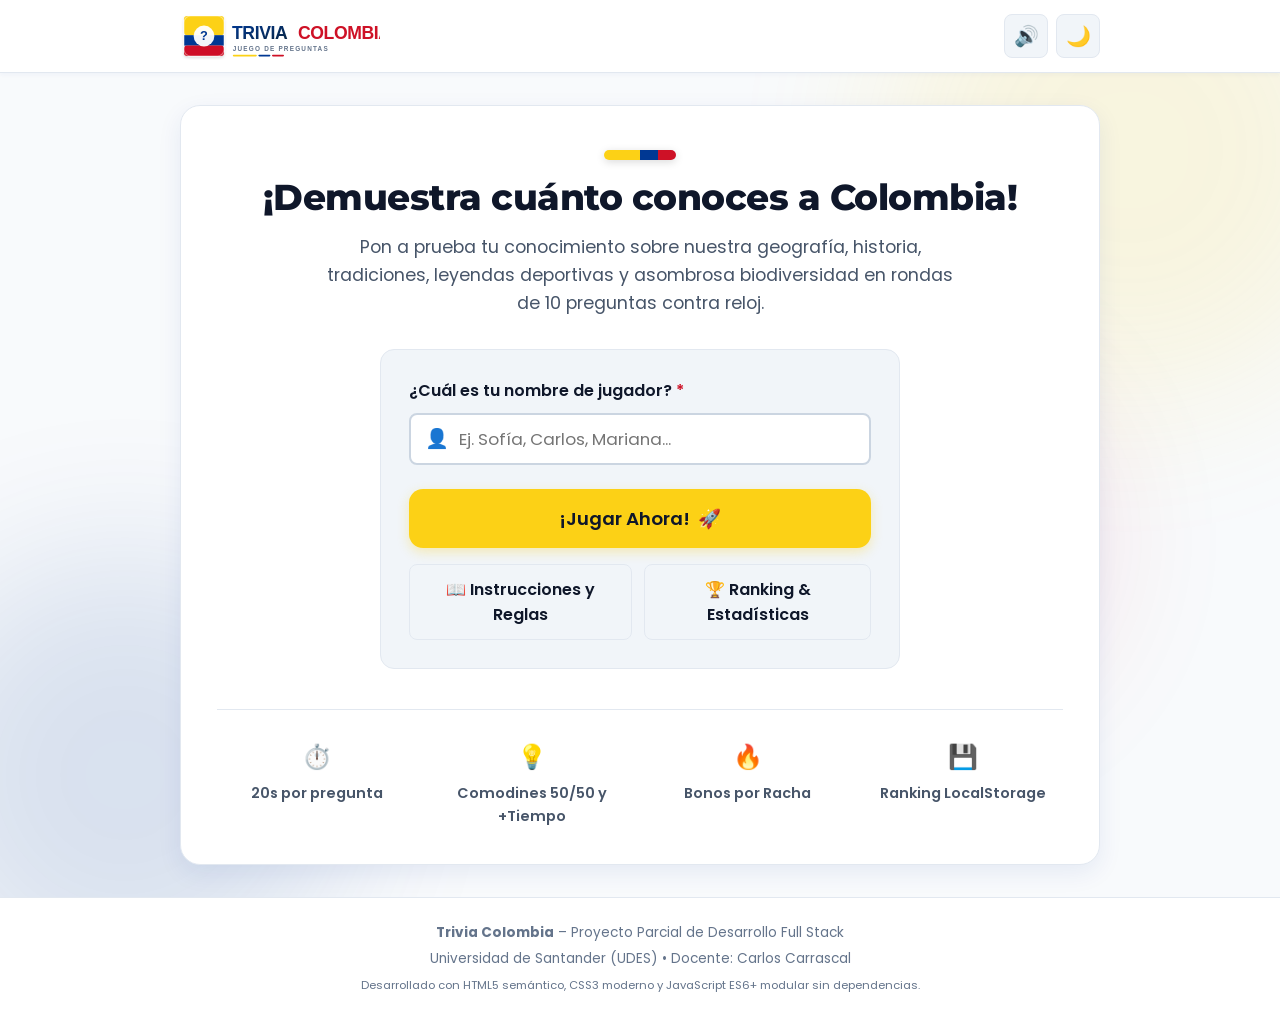
<file: index.html>
<!DOCTYPE html>
<html lang="es" data-theme="claro">
<head>
  <meta charset="UTF-8">
  <meta name="viewport" content="width=device-width, initial-scale=1.0">
  <meta name="description" content="Trivia Colombia: un juego web interactivo de preguntas y respuestas sobre geografía, historia, cultura, deportes y naturaleza de Colombia.">
  <meta name="author" content="Estudiante UDES - Desarrollo Full Stack">
  <title>Trivia Colombia – Juego de Preguntas</title>
  
  <!-- Favicon e ícono patrio -->
  <link rel="icon" type="image/svg+xml" href="assets/img/logo.svg">
  
  <!-- Tipografía Google Fonts: Poppins y Montserrat -->
  <link rel="preconnect" href="https://fonts.googleapis.com">
  <link rel="preconnect" href="https://fonts.gstatic.com" crossorigin>
  <link href="https://fonts.googleapis.com/css2?family=Montserrat:wght@600;700;800;900&family=Poppins:wght@400;500;600;700&display=swap" rel="stylesheet">
  
  <!-- Hojas de estilo CSS -->
  <link rel="stylesheet" href="css/styles.css">
  <link rel="stylesheet" href="css/responsive.css">
</head>
<body>
  <!-- Fondo decorativo con silueta y gradientes colombianos -->
  <div class="decoracion-fondo" aria-hidden="true">
    <div class="circulo-decorativo circulo-amarillo"></div>
    <div class="circulo-decorativo circulo-azul"></div>
    <div class="circulo-decorativo circulo-rojo"></div>
  </div>

  <!-- ENCABEZADO GLOBAL -->
  <header class="cabecera-global">
    <div class="contenedor cabecera-contenido">
      <div class="logo-area" role="banner">
        <img src="assets/img/logo.svg" alt="Logotipo oficial de Trivia Colombia" class="logo-img">
      </div>
      <nav class="controles-accesibilidad" aria-label="Ajustes de accesibilidad y preferencias">
        <button id="btn-toggle-sonido" class="btn-icono" aria-label="Silenciar o activar sonido" title="Sonido (On/Off)">
          <span id="icono-sonido" aria-hidden="true">🔊</span>
        </button>
        <button id="btn-toggle-tema" class="btn-icono" aria-label="Cambiar entre modo claro y oscuro" title="Modo Claro/Oscuro">
          <span id="icono-tema" aria-hidden="true">🌙</span>
        </button>
      </nav>
    </div>
  </header>

  <!-- CONTENIDO PRINCIPAL / PANTALLAS DE LA APLICACIÓN -->
  <main class="principal-contenedor">
    <div class="contenedor">

      <!-- ========================================================
           1. PANTALLA DE INICIO
           ======================================================== -->
      <section id="pantalla-inicio" class="pantalla tarjeta-principal" aria-labelledby="titulo-inicio">
        <div class="hero-inicio">
          <div class="emblema-tricolor" aria-hidden="true">
            <span class="franja franja-am"></span>
            <span class="franja franja-az"></span>
            <span class="franja franja-ro"></span>
          </div>
          <h1 id="titulo-inicio" class="titulo-destacado">¡Demuestra cuánto conoces a Colombia!</h1>
          <p class="descripcion-inicio">
            Pon a prueba tu conocimiento sobre nuestra geografía, historia, tradiciones, leyendas deportivas y asombrosa biodiversidad en rondas de 10 preguntas contra reloj.
          </p>
        </div>

        <div class="formulario-inicio">
          <label for="input-nombre-jugador" class="label-formulario">
            ¿Cuál es tu nombre de jugador? <span class="requerido" aria-hidden="true">*</span>
          </label>
          <div class="input-grupo">
            <span class="input-icono" aria-hidden="true">👤</span>
            <input 
              type="text" 
              id="input-nombre-jugador" 
              class="input-texto" 
              placeholder="Ej. Sofía, Carlos, Mariana..." 
              maxlength="25" 
              autocomplete="name" 
              required
              aria-required="true"
              aria-describedby="error-nombre-jugador"
            >
          </div>
          <p id="error-nombre-jugador" class="mensaje-error oculto" role="alert"></p>

          <div class="acciones-inicio">
            <button id="btn-ir-configuracion" class="btn btn-primario btn-grande">
              <span>¡Jugar Ahora!</span>
              <span class="icono-flecha" aria-hidden="true">🚀</span>
            </button>
            <div class="acciones-secundarias">
              <button id="btn-ver-instrucciones" class="btn btn-secundario">
                <span>📖 Instrucciones y Reglas</span>
              </button>
              <button id="btn-ver-ranking" class="btn btn-secundario">
                <span>🏆 Ranking & Estadísticas</span>
              </button>
            </div>
          </div>
        </div>

        <div class="caracteristicas-resumen" aria-hidden="true">
          <div class="item-feat">
            <span class="icono-feat">⏱️</span>
            <span>20s por pregunta</span>
          </div>
          <div class="item-feat">
            <span class="icono-feat">💡</span>
            <span>Comodines 50/50 y +Tiempo</span>
          </div>
          <div class="item-feat">
            <span class="icono-feat">🔥</span>
            <span>Bonos por Racha</span>
          </div>
          <div class="item-feat">
            <span class="icono-feat">💾</span>
            <span>Ranking LocalStorage</span>
          </div>
        </div>
      </section>

      <!-- ========================================================
           2. PANTALLA DE INSTRUCCIONES
           ======================================================== -->
      <section id="pantalla-instrucciones" class="pantalla tarjeta-principal oculto" aria-labelledby="titulo-instrucciones" aria-hidden="true">
        <div class="cabecera-pantalla">
          <h2 id="titulo-instrucciones" class="subtitulo-seccion">Reglas del Juego y Puntuación</h2>
          <p class="texto-apoyo">Aprende cómo acumular el máximo puntaje y conquistar la cima del Top 10 nacional.</p>
        </div>

        <div class="grid-instrucciones">
          <div class="card-instruccion">
            <div class="icono-ins">🎯</div>
            <h3>Mecánica de Partida</h3>
            <p>Cada ronda consta de <strong>10 preguntas de selección múltiple</strong>. Dispones de <strong>20 segundos</strong> para responder cada una. Si el tiempo expira, la pregunta se computa como incorrecta.</p>
          </div>

          <div class="card-instruccion">
            <div class="icono-ins">💯</div>
            <h3>Sistema de Puntos</h3>
            <ul>
              <li><strong>+100 pts</strong> por acierto.</li>
              <li><strong>+5 pts</strong> por cada segundo restante en el temporizador (hasta +100 adicionales por rapidez).</li>
              <li><strong>+50 pts</strong> de bono extra al completar una racha de 3 aciertos seguidos.</li>
              <li>Multiplicador según dificultad: Fácil (x1), Medio (x1.5), Difícil (x2).</li>
            </ul>
          </div>

          <div class="card-instruccion">
            <div class="icono-ins">✨</div>
            <h3>Comodines de Ayuda</h3>
            <p>Puedes usarlos una sola vez por partida. Cada activación tiene un costo estratégico de <strong>-30 puntos</strong>:</p>
            <ul>
              <li><strong>50/50:</strong> Descarta al instante dos opciones incorrectas.</li>
              <li><strong>+10s Tiempo:</strong> Otorga diez segundos adicionales en el reloj.</li>
            </ul>
          </div>

          <div class="card-instruccion">
            <div class="icono-ins">⌨️</div>
            <h3>Atajos de Accesibilidad</h3>
            <p>¡Juega velozmente sin soltar tu teclado!</p>
            <ul>
              <li>Teclas <strong>1, 2, 3, 4:</strong> Seleccionar opciones A, B, C o D.</li>
              <li>Tecla <strong>C:</strong> Usar comodín 50/50.</li>
              <li>Tecla <strong>T:</strong> Usar comodín de tiempo.</li>
              <li><strong>Enter / Espacio:</strong> Avanzar a la siguiente pregunta.</li>
            </ul>
          </div>
        </div>

        <div class="acciones-centradas">
          <button id="btn-volver-instrucciones" class="btn btn-secundario">
            ⬅️ Volver al Inicio
          </button>
          <button id="btn-jugar-desde-instrucciones" class="btn btn-primario">
            ¡Entendido, vamos a Jugar! 🚀
          </button>
        </div>
      </section>

      <!-- ========================================================
           3. PANTALLA DE CONFIGURACIÓN DE PARTIDA
           ======================================================== -->
      <section id="pantalla-configuracion" class="pantalla tarjeta-principal oculto" aria-labelledby="titulo-config" aria-hidden="true">
        <div class="cabecera-pantalla">
          <h2 id="titulo-config" class="subtitulo-seccion">Personaliza tu Desafío</h2>
          <p class="texto-apoyo">Jugador activo: <strong id="nombre-jugador-config" class="nombre-destacado">Jugador</strong></p>
        </div>

        <!-- Selección de Categoría -->
        <div class="bloque-configuracion">
          <h3 class="label-bloque">1. Elige una Temática:</h3>
          <div id="contenedor-categorias" class="grid-categorias" role="radiogroup" aria-label="Selección de categoría">
            <!-- Renderizado dinámico desde ui.js -->
          </div>
          <div id="record-categoria-texto" class="record-preview" role="status">
            <!-- Récord previo renderizado aquí -->
          </div>
        </div>

        <!-- Selección de Dificultad -->
        <div class="bloque-configuracion">
          <h3 class="label-bloque">2. Nivel de Dificultad:</h3>
          <div class="selector-dificultades" role="radiogroup" aria-label="Nivel de dificultad">
            <label class="opcion-dificultad dif-facil">
              <input type="radio" name="dificultad" value="facil">
              <span class="dificultad-caja">
                <span class="dif-titulo">Fácil</span>
                <span class="dif-mult">x1.0 Multiplicador</span>
                <span class="dif-desc">Preguntas introductorias y fundamentales.</span>
              </span>
            </label>

            <label class="opcion-dificultad dif-medio">
              <input type="radio" name="dificultad" value="medio" checked>
              <span class="dificultad-caja">
                <span class="dif-titulo">Medio</span>
                <span class="dif-mult">x1.5 Multiplicador</span>
                <span class="dif-desc">Equilibrio perfecto de desafío y cultura general.</span>
              </span>
            </label>

            <label class="opcion-dificultad dif-dificil">
              <input type="radio" name="dificultad" value="dificil">
              <span class="dificultad-caja">
                <span class="dif-titulo">Difícil</span>
                <span class="dif-mult">x2.0 Multiplicador</span>
                <span class="dif-desc">Solo para verdaderos eruditos de Colombia.</span>
              </span>
            </label>
          </div>
        </div>

        <div class="acciones-centradas">
          <button id="btn-volver-configuracion" class="btn btn-secundario">
            ⬅️ Cambiar Nombre
          </button>
          <button id="btn-comenzar-partida" class="btn btn-primario btn-grande">
            ¡Comenzar Partida! 🎮
          </button>
        </div>
      </section>

      <!-- ========================================================
           4. PANTALLA DE JUEGO (PREGUNTA ACTIVA)
           ======================================================== -->
      <section id="pantalla-juego" class="pantalla tarjeta-juego oculto" aria-labelledby="enunciado-pregunta" aria-hidden="true">
        <!-- Barra superior del juego -->
        <div class="barra-superior-juego">
          <div class="progreso-contenedor">
            <div class="info-progreso-texto">
              <span id="texto-progreso" class="texto-progreso">Pregunta 1 de 10</span>
              <div class="badges-juego">
                <span id="tag-categoria-juego" class="badge-tag">Geografía</span>
                <span id="tag-dificultad-juego" class="badge-dificultad dificultad-medio">MEDIO</span>
              </div>
            </div>
            <div class="barra-progreso-track" role="progressbar" aria-valuemin="1" aria-valuemax="10" aria-valuenow="1">
              <div id="barra-progreso-fill" class="barra-progreso-fill"></div>
            </div>
          </div>

          <div class="marcadores-juego">
            <div class="marcador-item puntaje-box">
              <span class="marcador-label">Puntaje</span>
              <span id="puntaje-actual-texto" class="marcador-valor">0</span>
            </div>
            <div id="badge-racha" class="marcador-item racha-box oculto">
              <span class="marcador-label">Racha</span>
              <span id="texto-racha" class="marcador-valor">3x 🔥</span>
            </div>
          </div>
        </div>

        <!-- Panel central: Temporizador y Enunciado -->
        <div class="zona-pregunta">
          <div class="temporizador-caja" aria-label="Tiempo restante para responder">
            <svg class="timer-svg" viewBox="0 0 80 80">
              <circle class="timer-svg-bg" cx="40" cy="40" r="36"></circle>
              <circle id="timer-svg-circle" class="timer-svg-progress" cx="40" cy="40" r="36"></circle>
            </svg>
            <div class="timer-texto-centro">
              <span id="tiempo-restante-numero" class="timer-segundos">20</span>
              <span class="timer-s">s</span>
            </div>
          </div>

          <h2 id="enunciado-pregunta" class="enunciado-texto">
            ¿Cuál es la capital del departamento de Santander?
          </h2>
        </div>

        <!-- 4 Opciones de respuesta -->
        <div id="contenedor-opciones" class="grid-opciones" role="group" aria-label="Opciones de respuesta">
          <!-- Renderizado dinámicamente con UI.renderizarPregunta -->
        </div>

        <!-- Barra de comodines -->
        <div class="barra-comodines" aria-label="Comodines disponibles">
          <span class="comodines-titulo">Comodines (-30 pts c/u):</span>
          <div class="grupo-botones-comodin">
            <button id="btn-comodin-5050" class="btn-comodin" aria-label="Usar comodín 50/50: descarta dos opciones incorrectas (-30 puntos)">
              <span class="icono-comodin" aria-hidden="true">🌓</span>
              <span class="texto-btn-comodin">50 / 50</span>
            </button>
            <button id="btn-comodin-tiempo" class="btn-comodin" aria-label="Usar comodín de tiempo: suma 10 segundos adicionales (-30 puntos)">
              <span class="icono-comodin" aria-hidden="true">⏱️</span>
              <span class="texto-btn-comodin">+10 Segundos</span>
            </button>
          </div>
        </div>

        <!-- Panel de Retroalimentación Inmediata -->
        <div id="caja-feedback" class="caja-feedback oculto" role="region" aria-live="assertive">
          <div class="feedback-encabezado">
            <span id="icono-feedback" class="feedback-icono" aria-hidden="true">🎉</span>
            <div class="feedback-textos">
              <h3 id="titulo-feedback" class="feedback-titulo">¡Respuesta Correcta!</h3>
              <span id="puntos-ganados-feedback" class="feedback-puntos">+150 pts</span>
            </div>
          </div>
          <p id="explicacion-feedback" class="feedback-explicacion">
            Bucaramanga es la capital de Santander y es conocida nacionalmente como la Ciudad Bonita.
          </p>
          <div class="feedback-accion">
            <button id="btn-siguiente-pregunta" class="btn btn-primario btn-ancho">
              Siguiente Pregunta ➡️
            </button>
          </div>
        </div>
      </section>

      <!-- ========================================================
           5. PANTALLA DE RESULTADOS
           ======================================================== -->
      <section id="pantalla-resultado" class="pantalla tarjeta-principal oculto" aria-labelledby="titulo-resultado" aria-hidden="true">
        <div class="resultado-hero">
          <div id="resultado-emoji" class="resultado-emoji" aria-hidden="true">🏆</div>
          <h2 id="titulo-resultado" class="subtitulo-seccion">¡Partida Completada!</h2>
          <p class="resultado-saludo">Gran esfuerzo, <strong id="resultado-jugador">Jugador</strong>.</p>
          <p id="resultado-mensaje" class="resultado-mensaje-desempeno">
            ¡Excelente patriota! Tienes un conocimiento impecable sobre Colombia.
          </p>
          
          <div class="puntaje-final-caja">
            <span class="label-puntaje-final">Puntaje Final</span>
            <span id="resultado-puntaje" class="valor-puntaje-final">1.450 pts</span>
          </div>

          <div id="resultado-badge-ranking" class="badge-ranking-exito oculto" role="status">
            <!-- Insignia si entra al Top 10 -->
          </div>
        </div>

        <!-- Métricas resumidas de la partida -->
        <div class="grid-resumen-metricas">
          <div class="metrica-item">
            <span class="metrica-icono" aria-hidden="true">🎯</span>
            <span class="metrica-valor" id="resultado-aciertos">9 / 10</span>
            <span class="metrica-label">Aciertos</span>
          </div>
          <div class="metrica-item">
            <span class="metrica-icono" aria-hidden="true">📊</span>
            <span class="metrica-valor" id="resultado-porcentaje">90%</span>
            <span class="metrica-label">Efectividad</span>
          </div>
          <div class="metrica-item">
            <span class="metrica-icono" aria-hidden="true">⏱️</span>
            <span class="metrica-valor" id="resultado-tiempo">64 seg</span>
            <span class="metrica-label">Tiempo Total</span>
          </div>
          <div class="metrica-item">
            <span class="metrica-icono" aria-hidden="true">🔥</span>
            <span class="metrica-valor" id="resultado-mejor-racha">5 seguidas</span>
            <span class="metrica-label">Mejor Racha</span>
          </div>
          <div class="metrica-item">
            <span class="metrica-icono" aria-hidden="true">💡</span>
            <span class="metrica-valor" id="resultado-comodines">1 usados</span>
            <span class="metrica-label">Comodines</span>
          </div>
        </div>

        <!-- Revisión de preguntas respondidas -->
        <div class="seccion-revision-respuestas">
          <button id="btn-ver-revision-falladas" class="btn btn-outline btn-ancho">
            Ver Revisión de Preguntas ▼
          </button>
          <div id="contenedor-revision-falladas" class="contenedor-revision oculto">
            <div id="lista-revision-preguntas" class="lista-preguntas-rev">
              <!-- Renderizado dinámicamente -->
            </div>
          </div>
        </div>

        <!-- Botones finales -->
        <div class="acciones-centradas botones-resultado">
          <button id="btn-jugar-de-nuevo" class="btn btn-primario">
            🔄 Jugar de Nuevo
          </button>
          <button id="btn-resultado-ver-ranking" class="btn btn-secundario">
            🏆 Ver Ranking General
          </button>
          <button id="btn-volver-inicio" class="btn btn-outline">
            🏠 Volver al Inicio
          </button>
        </div>
      </section>

    </div>
  </main>

  <!-- ========================================================
       MODAL DE RANKING Y ESTADÍSTICAS (ACCESIBLE)
       ======================================================== -->
  <div id="modal-ranking" class="modal-backdrop oculto" role="dialog" aria-modal="true" aria-labelledby="titulo-modal-ranking" aria-hidden="true">
    <div class="modal-contenido tarjeta-modal">
      <div class="modal-cabecera">
        <h3 id="titulo-modal-ranking" class="modal-titulo">Salón de la Fama y Estadísticas</h3>
        <button id="btn-cerrar-modal" class="btn-cerrar" aria-label="Cerrar modal">&times;</button>
      </div>

      <!-- Navegación por pestañas -->
      <div class="modal-tabs" role="tablist">
        <button id="tab-btn-ranking" class="tab-btn activo" role="tab" aria-selected="true" aria-controls="panel-ranking">
          🏆 Top 10 Ranking
        </button>
        <button id="tab-btn-stats" class="tab-btn" role="tab" aria-selected="false" aria-controls="panel-stats">
          📈 Estadísticas Históricas
        </button>
      </div>

      <!-- Panel 1: Ranking Top 10 -->
      <div id="panel-ranking" class="tab-panel" role="tabpanel" aria-labelledby="tab-btn-ranking">
        <div class="tabla-responsive">
          <table class="tabla-ranking">
            <thead>
              <tr>
                <th scope="col">#</th>
                <th scope="col">Jugador</th>
                <th scope="col">Puntaje</th>
                <th scope="col">Categoría</th>
                <th scope="col">Fecha</th>
              </tr>
            </thead>
            <tbody id="tbody-ranking">
              <!-- Filas dinámicas -->
            </tbody>
          </table>
        </div>
        <div class="modal-pie-acciones">
          <button id="btn-limpiar-ranking" class="btn btn-peligro-outline">
            🗑️ Borrar Ranking Local
          </button>
        </div>
      </div>

      <!-- Panel 2: Estadísticas Globales -->
      <div id="panel-stats" class="tab-panel oculto" role="tabpanel" aria-labelledby="tab-btn-stats">
        <div id="stats-contenedor">
          <!-- Renderizado dinámico -->
        </div>
      </div>
    </div>
  </div>

  <!-- PIE DE PÁGINA INSTITUCIONAL -->
  <footer class="pie-pagina-global">
    <div class="contenedor pie-contenido">
      <p><strong>Trivia Colombia</strong> – Proyecto Parcial de Desarrollo Full Stack</p>
      <p>Universidad de Santander (UDES) • Docente: Carlos Carrascal</p>
      <p><small>Desarrollado con HTML5 semántico, CSS3 moderno y JavaScript ES6+ modular sin dependencias.</small></p>
    </div>
  </footer>

  <!-- Scripts modulares del proyecto (orden de dependencias respetado) -->
  <script src="js/preguntas.js"></script>
  <script src="js/almacenamiento.js"></script>
  <script src="js/sonidos.js"></script>
  <script src="js/juego.js"></script>
  <script src="js/ui.js"></script>
  <script src="js/app.js"></script>
</body>
</html>
</file>
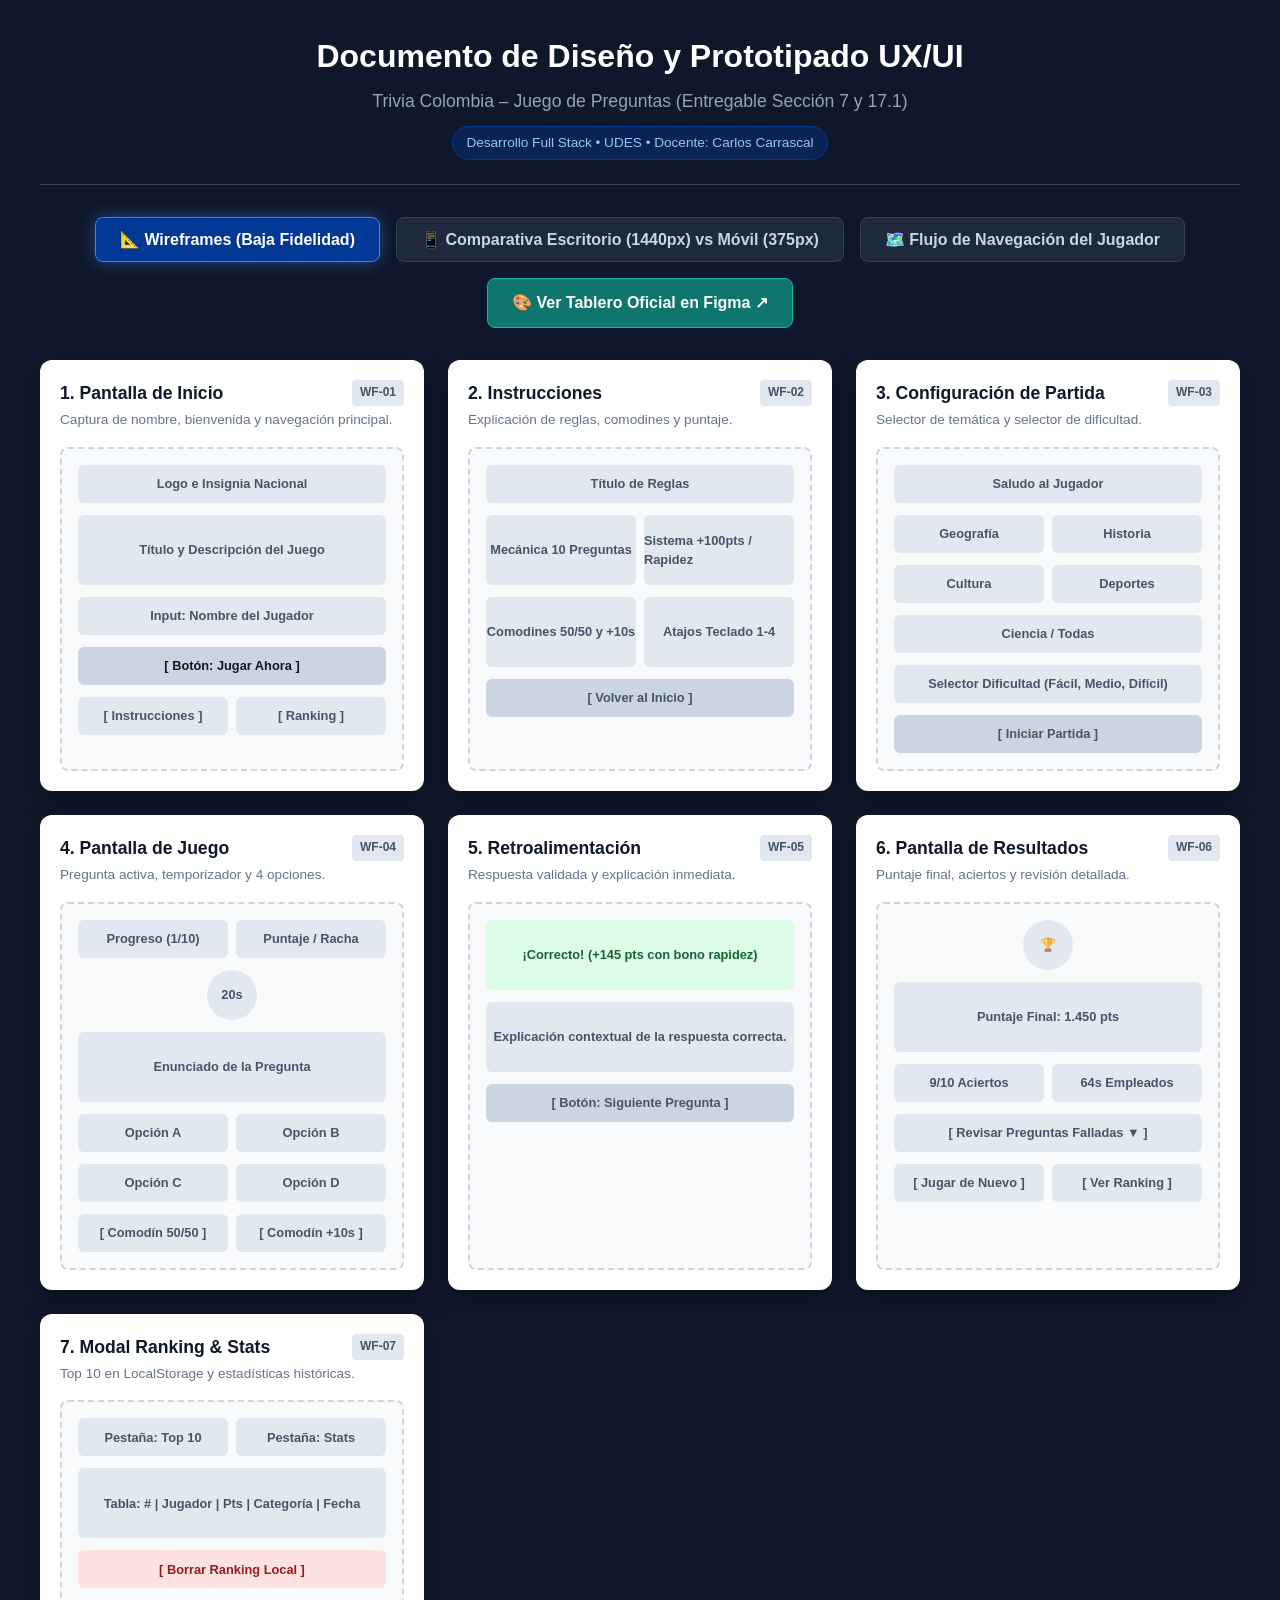
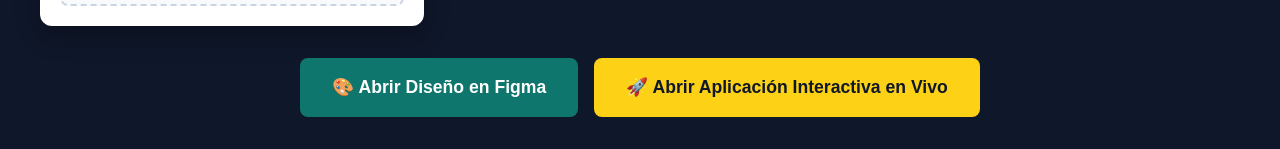
<file: docs/diseno/prototipo-navegable.html>
<!DOCTYPE html>
<html lang="es">
<head>
  <meta charset="UTF-8">
  <meta name="viewport" content="width=device-width, initial-scale=1.0">
  <title>Prototipo y Wireframes - Trivia Colombia</title>
  <style>
    :root {
      --gris-100: #F1F5F9;
      --gris-200: #E2E8F0;
      --gris-400: #94A3B8;
      --gris-600: #475569;
      --gris-800: #1E293B;
      --azul-udes: #003893;
      --amarillo-col: #FCD116;
    }
    * { box-sizing: border-box; margin: 0; padding: 0; }
    body {
      font-family: -apple-system, BlinkMacSystemFont, "Segoe UI", Roboto, Helvetica, Arial, sans-serif;
      background-color: #0F172A;
      color: #F8FAFC;
      line-height: 1.5;
      padding: 2rem 1rem;
    }
    .contenedor {
      max-width: 1200px;
      margin: 0 auto;
    }
    header {
      text-align: center;
      margin-bottom: 2rem;
      border-bottom: 1px solid #334155;
      padding-bottom: 1.5rem;
    }
    h1 { font-size: 2rem; margin-bottom: 0.5rem; color: #FFFFFF; }
    p.sub { color: #94A3B8; font-size: 1.1rem; }
    .badge-info {
      display: inline-block;
      background: rgba(0, 56, 147, 0.4);
      border: 1px solid var(--azul-udes);
      color: #93C5FD;
      padding: 0.35rem 0.85rem;
      border-radius: 999px;
      font-size: 0.85rem;
      margin-top: 0.75rem;
    }
    .panel-controles {
      display: flex;
      justify-content: center;
      gap: 1rem;
      margin-bottom: 2rem;
      flex-wrap: wrap;
    }
    .btn-tab {
      background: #1E293B;
      color: #CBD5E1;
      border: 1px solid #334155;
      padding: 0.75rem 1.5rem;
      border-radius: 8px;
      font-weight: 600;
      cursor: pointer;
      font-size: 1rem;
      transition: all 0.2s;
    }
    .btn-tab:hover { background: #334155; }
    .btn-tab.activo {
      background: var(--azul-udes);
      color: #FFFFFF;
      border-color: #3B82F6;
      box-shadow: 0 0 15px rgba(59, 130, 246, 0.5);
    }
    .seccion-vista { display: none; }
    .seccion-vista.activa { display: block; }
    
    /* Grid de Wireframes (Escala de Grises) */
    .grid-wireframes {
      display: grid;
      grid-template-columns: repeat(auto-fit, minmax(340px, 1fr));
      gap: 1.5rem;
    }
    .tarjeta-wf {
      background: #FFFFFF;
      color: #1E293B;
      border-radius: 12px;
      padding: 1.25rem;
      box-shadow: 0 10px 25px rgba(0,0,0,0.3);
      display: flex;
      flex-direction: column;
    }
    .tarjeta-wf h3 {
      font-size: 1.1rem;
      margin-bottom: 0.25rem;
      color: #0F172A;
      display: flex;
      justify-content: space-between;
    }
    .badge-wf {
      background: #E2E8F0;
      color: #475569;
      font-size: 0.75rem;
      padding: 0.2rem 0.5rem;
      border-radius: 4px;
    }
    .desc-wf {
      font-size: 0.85rem;
      color: #64748B;
      margin-bottom: 1rem;
    }
    .marco-pantalla {
      border: 2px dashed #CBD5E1;
      border-radius: 8px;
      padding: 1rem;
      background: #F8FAFC;
      flex: 1;
      display: flex;
      flex-direction: column;
      gap: 0.75rem;
    }
    .bloque-placeholder {
      background: #E2E8F0;
      border-radius: 6px;
      height: 38px;
      display: flex;
      align-items: center;
      justify-content: center;
      font-size: 0.8rem;
      font-weight: 600;
      color: #475569;
    }
    .bloque-placeholder.alto { height: 70px; }
    .bloque-placeholder.circulo {
      width: 50px;
      height: 50px;
      border-radius: 50%;
      margin: 0 auto;
    }
    .filas-2 { display: grid; grid-template-columns: 1fr 1fr; gap: 0.5rem; }

    /* Comparativa Escritorio vs Móvil */
    .comparativa-view {
      display: grid;
      grid-template-columns: 2fr 1fr;
      gap: 2rem;
      background: #1E293B;
      padding: 2rem;
      border-radius: 16px;
    }
    .dispositivo-col {
      display: flex;
      flex-direction: column;
      align-items: center;
    }
    .titulo-dispositivo {
      font-size: 1.25rem;
      margin-bottom: 1rem;
      color: #FCD116;
    }
    .preview-box {
      width: 100%;
      background: #F8FAFC;
      border-radius: 12px;
      padding: 1.5rem;
      color: #0F172A;
      box-shadow: 0 10px 30px rgba(0,0,0,0.5);
    }
    .preview-box.movil {
      max-width: 375px;
      border: 8px solid #334155;
      border-radius: 28px;
      padding: 1rem;
    }
    .simulador-boton-jugar {
      text-align: center;
      margin-top: 2rem;
    }
    .btn-ir-juego {
      display: inline-block;
      background: #FCD116;
      color: #0F172A;
      font-weight: 700;
      padding: 1rem 2rem;
      border-radius: 8px;
      text-decoration: none;
      font-size: 1.1rem;
      transition: all 0.2s;
    }
    .btn-ir-juego:hover {
      background: #E5BD0E;
      transform: translateY(-2px);
    }
    @media (max-width: 900px) {
      .comparativa-view { grid-template-columns: 1fr; }
    }
  </style>
</head>
<body>
  <div class="contenedor">
    <header>
      <h1>Documento de Diseño y Prototipado UX/UI</h1>
      <p class="sub">Trivia Colombia – Juego de Preguntas (Entregable Sección 7 y 17.1)</p>
      <div class="badge-info">Desarrollo Full Stack • UDES • Docente: Carlos Carrascal</div>
    </header>

    <div class="panel-controles">
      <button class="btn-tab activo" onclick="cambiarVista('wireframes')">📐 Wireframes (Baja Fidelidad)</button>
      <button class="btn-tab" onclick="cambiarVista('comparativa')">📱 Comparativa Escritorio (1440px) vs Móvil (375px)</button>
      <button class="btn-tab" onclick="cambiarVista('flujo')">🗺️ Flujo de Navegación del Jugador</button>
      <a href="https://www.figma.com/design/KYYLyikCCjNkgyWIoomCrJ/Sin-t%C3%ADtulo?node-id=3-1521&t=qr1yn2kBIGjT7jMk-1" target="_blank" rel="noopener noreferrer" class="btn-tab" style="background:#0F766E; border-color:#14B8A6; color:#FFF; text-decoration:none; display:inline-flex; align-items:center; gap:0.5rem;">🎨 Ver Tablero Oficial en Figma ↗</a>
    </div>

    <!-- 1. VISTA WIREFRAMES DE BAJA FIDELIDAD -->
    <div id="vista-wireframes" class="seccion-vista activa">
      <div class="grid-wireframes">
        <!-- 1. Inicio -->
        <div class="tarjeta-wf">
          <h3>1. Pantalla de Inicio <span class="badge-wf">WF-01</span></h3>
          <p class="desc-wf">Captura de nombre, bienvenida y navegación principal.</p>
          <div class="marco-pantalla">
            <div class="bloque-placeholder">Logo e Insignia Nacional</div>
            <div class="bloque-placeholder alto">Título y Descripción del Juego</div>
            <div class="bloque-placeholder">Input: Nombre del Jugador</div>
            <div class="bloque-placeholder" style="background:#CBD5E1; color:#0F172A;">[ Botón: Jugar Ahora ]</div>
            <div class="filas-2">
              <div class="bloque-placeholder">[ Instrucciones ]</div>
              <div class="bloque-placeholder">[ Ranking ]</div>
            </div>
          </div>
        </div>

        <!-- 2. Instrucciones -->
        <div class="tarjeta-wf">
          <h3>2. Instrucciones <span class="badge-wf">WF-02</span></h3>
          <p class="desc-wf">Explicación de reglas, comodines y puntaje.</p>
          <div class="marco-pantalla">
            <div class="bloque-placeholder">Título de Reglas</div>
            <div class="filas-2">
              <div class="bloque-placeholder alto">Mecánica 10 Preguntas</div>
              <div class="bloque-placeholder alto">Sistema +100pts / Rapidez</div>
            </div>
            <div class="filas-2">
              <div class="bloque-placeholder alto">Comodines 50/50 y +10s</div>
              <div class="bloque-placeholder alto">Atajos Teclado 1-4</div>
            </div>
            <div class="bloque-placeholder" style="background:#CBD5E1;">[ Volver al Inicio ]</div>
          </div>
        </div>

        <!-- 3. Configuración -->
        <div class="tarjeta-wf">
          <h3>3. Configuración de Partida <span class="badge-wf">WF-03</span></h3>
          <p class="desc-wf">Selector de temática y selector de dificultad.</p>
          <div class="marco-pantalla">
            <div class="bloque-placeholder">Saludo al Jugador</div>
            <div class="filas-2">
              <div class="bloque-placeholder">Geografía</div>
              <div class="bloque-placeholder">Historia</div>
            </div>
            <div class="filas-2">
              <div class="bloque-placeholder">Cultura</div>
              <div class="bloque-placeholder">Deportes</div>
            </div>
            <div class="bloque-placeholder">Ciencia / Todas</div>
            <div class="bloque-placeholder">Selector Dificultad (Fácil, Medio, Difícil)</div>
            <div class="bloque-placeholder" style="background:#CBD5E1;">[ Iniciar Partida ]</div>
          </div>
        </div>

        <!-- 4. Juego Activo -->
        <div class="tarjeta-wf">
          <h3>4. Pantalla de Juego <span class="badge-wf">WF-04</span></h3>
          <p class="desc-wf">Pregunta activa, temporizador y 4 opciones.</p>
          <div class="marco-pantalla">
            <div class="filas-2">
              <div class="bloque-placeholder">Progreso (1/10)</div>
              <div class="bloque-placeholder">Puntaje / Racha</div>
            </div>
            <div class="bloque-placeholder circulo">20s</div>
            <div class="bloque-placeholder alto">Enunciado de la Pregunta</div>
            <div class="filas-2">
              <div class="bloque-placeholder">Opción A</div>
              <div class="bloque-placeholder">Opción B</div>
            </div>
            <div class="filas-2">
              <div class="bloque-placeholder">Opción C</div>
              <div class="bloque-placeholder">Opción D</div>
            </div>
            <div class="filas-2">
              <div class="bloque-placeholder">[ Comodín 50/50 ]</div>
              <div class="bloque-placeholder">[ Comodín +10s ]</div>
            </div>
          </div>
        </div>

        <!-- 5. Retroalimentación -->
        <div class="tarjeta-wf">
          <h3>5. Retroalimentación <span class="badge-wf">WF-05</span></h3>
          <p class="desc-wf">Respuesta validada y explicación inmediata.</p>
          <div class="marco-pantalla">
            <div class="bloque-placeholder alto" style="background:#DCFCE7; color:#166534;">
              ¡Correcto! (+145 pts con bono rapidez)
            </div>
            <div class="bloque-placeholder alto">
              Explicación contextual de la respuesta correcta.
            </div>
            <div class="bloque-placeholder" style="background:#CBD5E1;">
              [ Botón: Siguiente Pregunta ]
            </div>
          </div>
        </div>

        <!-- 6. Resultado Final -->
        <div class="tarjeta-wf">
          <h3>6. Pantalla de Resultados <span class="badge-wf">WF-06</span></h3>
          <p class="desc-wf">Puntaje final, aciertos y revisión detallada.</p>
          <div class="marco-pantalla">
            <div class="bloque-placeholder circulo">🏆</div>
            <div class="bloque-placeholder alto">Puntaje Final: 1.450 pts</div>
            <div class="filas-2">
              <div class="bloque-placeholder">9/10 Aciertos</div>
              <div class="bloque-placeholder">64s Empleados</div>
            </div>
            <div class="bloque-placeholder">[ Revisar Preguntas Falladas ▼ ]</div>
            <div class="filas-2">
              <div class="bloque-placeholder">[ Jugar de Nuevo ]</div>
              <div class="bloque-placeholder">[ Ver Ranking ]</div>
            </div>
          </div>
        </div>

        <!-- 7. Ranking -->
        <div class="tarjeta-wf">
          <h3>7. Modal Ranking & Stats <span class="badge-wf">WF-07</span></h3>
          <p class="desc-wf">Top 10 en LocalStorage y estadísticas históricas.</p>
          <div class="marco-pantalla">
            <div class="filas-2">
              <div class="bloque-placeholder">Pestaña: Top 10</div>
              <div class="bloque-placeholder">Pestaña: Stats</div>
            </div>
            <div class="bloque-placeholder alto">
              Tabla: # | Jugador | Pts | Categoría | Fecha
            </div>
            <div class="bloque-placeholder" style="background:#FEE2E2; color:#991B1B;">
              [ Borrar Ranking Local ]
            </div>
          </div>
        </div>
      </div>
    </div>

    <!-- 2. VISTA COMPARATIVA ESCRITORIO VS MÓVIL -->
    <div id="vista-comparativa" class="seccion-vista">
      <div class="comparativa-view">
        <div class="dispositivo-col">
          <h2 class="titulo-dispositivo">🖥️ Versión Escritorio (1440px)</h2>
          <div class="preview-box">
            <div style="display:flex; justify-content:space-between; align-items:center; border-bottom:1px solid #E2E8F0; padding-bottom:0.75rem; margin-bottom:1rem;">
              <strong>TRIVIA COLOMBIA</strong>
              <span>🔊 | 🌙</span>
            </div>
            <div style="background:#F1F5F9; padding:1.5rem; border-radius:12px; margin-bottom:1rem;">
              <div style="display:flex; justify-content:space-between; margin-bottom:0.5rem;">
                <span>Pregunta 3 de 10</span>
                <span>Puntaje: 320 pts</span>
              </div>
              <h3 style="margin-bottom:1rem; font-size:1.2rem;">¿Cuál es el río más largo de Colombia que recorre de sur a norte?</h3>
              <div style="display:grid; grid-template-columns: 1fr 1fr; gap:0.75rem;">
                <div style="padding:0.75rem; background:#FFF; border:1px solid #CBD5E1; border-radius:8px;">A) Río Cauca</div>
                <div style="padding:0.75rem; background:#DCFCE7; border:2px solid #22C55E; border-radius:8px; font-weight:700;">B) Río Magdalena ✓</div>
                <div style="padding:0.75rem; background:#FFF; border:1px solid #CBD5E1; border-radius:8px;">C) Río Amazonas</div>
                <div style="padding:0.75rem; background:#FFF; border:1px solid #CBD5E1; border-radius:8px;">D) Río Sinú</div>
              </div>
            </div>
            <div style="display:flex; justify-content:space-between;">
              <small>Comodines: 50/50 | +10s</small>
              <button style="background:#003893; color:#FFF; border:none; padding:0.5rem 1rem; border-radius:6px;">Siguiente Pregunta ➡️</button>
            </div>
          </div>
        </div>

        <div class="dispositivo-col">
          <h2 class="titulo-dispositivo">📱 Versión Móvil (375px)</h2>
          <div class="preview-box movil">
            <div style="display:flex; justify-content:space-between; font-size:0.8rem; margin-bottom:0.75rem;">
              <strong>TRIVIA COL</strong>
              <span>🔊 🌙</span>
            </div>
            <div style="text-align:center; margin-bottom:0.75rem;">
              <small>Pregunta 3/10 • 320 pts</small>
              <div style="width:40px; height:40px; border-radius:50%; background:#E2E8F0; margin:0.5rem auto; display:flex; align-items:center; justify-content:center; font-weight:bold; font-size:0.85rem;">15s</div>
              <p style="font-size:0.9rem; font-weight:600;">¿Cuál es el río más largo de Colombia?</p>
            </div>
            <div style="display:flex; flex-direction:column; gap:0.4rem; font-size:0.85rem;">
              <div style="padding:0.6rem; background:#FFF; border:1px solid #CBD5E1; border-radius:6px;">A) Río Cauca</div>
              <div style="padding:0.6rem; background:#DCFCE7; border:2px solid #22C55E; border-radius:6px; font-weight:bold;">B) Río Magdalena ✓</div>
              <div style="padding:0.6rem; background:#FFF; border:1px solid #CBD5E1; border-radius:6px;">C) Río Amazonas</div>
              <div style="padding:0.6rem; background:#FFF; border:1px solid #CBD5E1; border-radius:6px;">D) Río Sinú</div>
            </div>
          </div>
        </div>
      </div>
    </div>

    <!-- 3. FLUJO DE NAVEGACIÓN -->
    <div id="vista-flujo" class="seccion-vista">
      <div style="background:#1E293B; padding:2rem; border-radius:16px;">
        <h2 style="color:#FCD116; margin-bottom:1rem;">🗺️ Recorrido del Usuario (User Flow)</h2>
        <ol style="margin-left:1.5rem; line-height:2; color:#CBD5E1;">
          <li><strong>Inicio:</strong> El usuario escribe su nombre (validación en tiempo real). Opciones: Ir a Jugar, Ver Instrucciones o Ver Ranking.</li>
          <li><strong>Configuración:</strong> Selecciona una categoría (5 categorías + "Todas") y la dificultad (Fácil x1, Medio x1.5, Difícil x2).</li>
          <li><strong>Ronda de Juego:</strong> Responde 10 preguntas contra el reloj (20s). Puede usar comodines 50/50 o +10s.</li>
          <li><strong>Feedback Inmediato:</strong> Visualiza si acertó, la explicación educativa y los puntos calculados.</li>
          <li><strong>Resultados:</strong> Resumen global, cálculo de porcentaje, revisión de preguntas falladas y persistencia en LocalStorage.</li>
        </ol>
      </div>
    </div>

    <div class="simulador-boton-jugar" style="display:flex; justify-content:center; gap:1rem; flex-wrap:wrap;">
      <a href="https://www.figma.com/design/KYYLyikCCjNkgyWIoomCrJ/Sin-t%C3%ADtulo?node-id=3-1521&t=qr1yn2kBIGjT7jMk-1" target="_blank" rel="noopener noreferrer" class="btn-ir-juego" style="background:#0F766E; color:#FFF;">🎨 Abrir Diseño en Figma</a>
      <a href="../../index.html" class="btn-ir-juego">🚀 Abrir Aplicación Interactiva en Vivo</a>
    </div>
  </div>

  <script>
    function cambiarVista(vista) {
      document.querySelectorAll('.btn-tab').forEach(b => b.classList.remove('activo'));
      document.querySelectorAll('.seccion-vista').forEach(v => v.classList.remove('activa'));
      
      if (vista === 'wireframes') {
        document.querySelector("button[onclick=\"cambiarVista('wireframes')\"]").classList.add('activo');
        document.getElementById('vista-wireframes').classList.add('activa');
      } else if (vista === 'comparativa') {
        document.querySelector("button[onclick=\"cambiarVista('comparativa')\"]").classList.add('activo');
        document.getElementById('vista-comparativa').classList.add('activa');
      } else if (vista === 'flujo') {
        document.querySelector("button[onclick=\"cambiarVista('flujo')\"]").classList.add('activo');
        document.getElementById('vista-flujo').classList.add('activa');
      }
    }
  </script>
</body>
</html>
</file>
<file: css/styles.css>
/**
 * Trivia Colombia - Estilos Generales y Tokens de Diseño
 * Cumple con Sección 7.3, RNF-01 a RNF-07 y directrices de UI/UX Designer.
 */

:root {
  /* Paleta Colombiana Oficial */
  --col-amarillo: #FCD116;
  --col-amarillo-hover: #E5BD0E;
  --col-amarillo-suave: rgba(252, 209, 22, 0.15);

  --col-azul: #003893;
  --col-azul-hover: #002868;
  --col-azul-suave: rgba(0, 56, 147, 0.1);

  --col-rojo: #CE1126;
  --col-rojo-hover: #A50D1E;
  --col-rojo-suave: rgba(206, 17, 38, 0.1);

  --col-verde: #2E9E5B;
  --col-verde-hover: #238048;
  --col-verde-suave: rgba(46, 158, 91, 0.15);

  /* Tema Claro (Default) */
  --bg-cuerpo: #F8FAFC;
  --bg-tarjeta: #FFFFFF;
  --bg-tarjeta-alt: #F1F5F9;
  --texto-principal: #0F172A;
  --texto-secundario: #475569;
  --texto-atenuado: #64748B;
  --borde-suave: #E2E8F0;
  --borde-fuerte: #CBD5E1;
  --sombra-sm: 0 2px 4px rgba(0, 56, 147, 0.04);
  --sombra-md: 0 8px 24px rgba(0, 56, 147, 0.08);
  --sombra-lg: 0 16px 40px rgba(0, 56, 147, 0.12);
  --modal-backdrop: rgba(15, 23, 42, 0.6);

  /* Tokens de Radio y Transición */
  --radio-sm: 8px;
  --radio-md: 14px;
  --radio-lg: 20px;
  --radio-full: 9999px;
  --transicion-rapida: 0.2s cubic-bezier(0.4, 0, 0.2, 1);
  --transicion-suave: 0.3s cubic-bezier(0.4, 0, 0.2, 1);
  --font-principal: 'Poppins', -apple-system, BlinkMacSystemFont, 'Segoe UI', Roboto, sans-serif;
  --font-titulos: 'Montserrat', 'Poppins', -apple-system, sans-serif;
}

/* Tema Oscuro */
[data-theme="oscuro"] {
  --bg-cuerpo: #0B132B;
  --bg-tarjeta: #1C2541;
  --bg-tarjeta-alt: #232F55;
  --texto-principal: #F8FAFC;
  --texto-secundario: #CBD5E1;
  --texto-atenuado: #94A3B8;
  --borde-suave: #334155;
  --borde-fuerte: #475569;
  --sombra-sm: 0 2px 4px rgba(0, 0, 0, 0.3);
  --sombra-md: 0 8px 24px rgba(0, 0, 0, 0.45);
  --sombra-lg: 0 16px 40px rgba(0, 0, 0, 0.6);
  --modal-backdrop: rgba(0, 0, 0, 0.8);

  --col-azul-suave: rgba(56, 132, 255, 0.2);
  --col-amarillo-suave: rgba(252, 209, 22, 0.25);
  --col-verde-suave: rgba(46, 158, 91, 0.25);
  --col-rojo-suave: rgba(206, 17, 38, 0.25);
}

/* ========================================================
   RESET Y BASE ACCESIBLE
   ======================================================== */
*, *::before, *::after {
  box-sizing: border-box;
  margin: 0;
  padding: 0;
}

html {
  font-size: 16px;
  scroll-behavior: smooth;
}

body {
  font-family: var(--font-principal);
  background-color: var(--bg-cuerpo);
  color: var(--texto-principal);
  line-height: 1.6;
  min-height: 100vh;
  display: flex;
  flex-direction: column;
  position: relative;
  overflow-x: hidden;
  transition: background-color var(--transicion-suave), color var(--transicion-suave);
}

/* Fondo decorativo patrio sutil */
.decoracion-fondo {
  position: fixed;
  top: 0;
  left: 0;
  width: 100%;
  height: 100%;
  pointer-events: none;
  z-index: -1;
  overflow: hidden;
}

.circulo-decorativo {
  position: absolute;
  border-radius: 50%;
  filter: blur(80px);
  opacity: 0.12;
}

.circulo-amarillo {
  width: 500px;
  height: 500px;
  background-color: var(--col-amarillo);
  top: -100px;
  right: -100px;
}

.circulo-azul {
  width: 450px;
  height: 450px;
  background-color: var(--col-azul);
  bottom: -100px;
  left: -100px;
}

.circulo-rojo {
  width: 350px;
  height: 350px;
  background-color: var(--col-rojo);
  top: 40%;
  right: 15%;
}

/* Contenedor central universal */
.contenedor {
  width: 100%;
  max-width: 960px;
  margin: 0 auto;
  padding: 0 1.25rem;
}

/* Utilidad oculto accesible */
.oculto {
  display: none !important;
}

/* ========================================================
   CABECERA GLOBAL
   ======================================================== */
.cabecera-global {
  background-color: var(--bg-tarjeta);
  border-bottom: 1px solid var(--borde-suave);
  padding: 0.75rem 0;
  box-shadow: var(--sombra-sm);
  position: sticky;
  top: 0;
  z-index: 50;
  backdrop-filter: blur(8px);
}

.cabecera-contenido {
  display: flex;
  align-items: center;
  justify-content: space-between;
}

.logo-area {
  display: flex;
  align-items: center;
}

.logo-img {
  height: 48px;
  width: auto;
  display: block;
}

.controles-accesibilidad {
  display: flex;
  gap: 0.5rem;
  align-items: center;
}

.btn-icono {
  background: var(--bg-tarjeta-alt);
  border: 1px solid var(--borde-suave);
  color: var(--texto-principal);
  font-size: 1.25rem;
  width: 44px;
  height: 44px;
  border-radius: var(--radio-sm);
  cursor: pointer;
  display: flex;
  align-items: center;
  justify-content: center;
  transition: all var(--transicion-rapida);
}

.btn-icono:hover {
  background-color: var(--borde-suave);
  transform: translateY(-2px);
}

.btn-icono:focus-visible {
  outline: 3px solid var(--col-azul);
  outline-offset: 2px;
}

/* ========================================================
   MAIN Y PANTALLAS
   ======================================================== */
.principal-contenedor {
  flex: 1;
  padding: 2rem 0;
  display: flex;
  align-items: center;
  justify-content: center;
}

.tarjeta-principal, .tarjeta-juego {
  background-color: var(--bg-tarjeta);
  border: 1px solid var(--borde-suave);
  border-radius: var(--radio-lg);
  padding: 2.25rem;
  box-shadow: var(--sombra-md);
  position: relative;
  animation: fadeIn 0.35s ease-out;
}

@keyframes fadeIn {
  from {
    opacity: 0;
    transform: translateY(10px);
  }
  to {
    opacity: 1;
    transform: translateY(0);
  }
}

/* ========================================================
   1. PANTALLA DE INICIO
   ======================================================== */
.hero-inicio {
  text-align: center;
  margin-bottom: 2rem;
}

.emblema-tricolor {
  display: inline-flex;
  width: 72px;
  height: 10px;
  border-radius: var(--radio-full);
  overflow: hidden;
  margin-bottom: 1rem;
  box-shadow: 0 2px 8px rgba(0,0,0,0.15);
}

.franja-am { flex: 2; background-color: var(--col-amarillo); }
.franja-az { flex: 1; background-color: var(--col-azul); }
.franja-ro { flex: 1; background-color: var(--col-rojo); }

.titulo-destacado {
  font-family: var(--font-titulos);
  font-size: 2.25rem;
  font-weight: 800;
  color: var(--texto-principal);
  line-height: 1.2;
  margin-bottom: 0.85rem;
  letter-spacing: -0.5px;
}

.descripcion-inicio {
  font-size: 1.1rem;
  color: var(--texto-secundario);
  max-width: 650px;
  margin: 0 auto;
}

.formulario-inicio {
  max-width: 520px;
  margin: 0 auto 2.5rem;
  background-color: var(--bg-tarjeta-alt);
  padding: 1.75rem;
  border-radius: var(--radio-md);
  border: 1px solid var(--borde-suave);
}

.label-formulario {
  display: block;
  font-weight: 600;
  font-size: 1rem;
  margin-bottom: 0.6rem;
  color: var(--texto-principal);
}

.requerido {
  color: var(--col-rojo);
}

.input-grupo {
  position: relative;
  display: flex;
  align-items: center;
}

.input-icono {
  position: absolute;
  left: 1rem;
  font-size: 1.2rem;
  pointer-events: none;
}

.input-texto {
  width: 100%;
  height: 52px;
  padding: 0 1rem 0 3rem;
  font-size: 1.05rem;
  font-family: var(--font-principal);
  border: 2px solid var(--borde-fuerte);
  border-radius: var(--radio-sm);
  background-color: var(--bg-tarjeta);
  color: var(--texto-principal);
  transition: border-color var(--transicion-rapida), box-shadow var(--transicion-rapida);
}

.input-texto:focus {
  outline: none;
  border-color: var(--col-azul);
  box-shadow: 0 0 0 4px var(--col-azul-suave);
}

.mensaje-error {
  color: var(--col-rojo);
  font-size: 0.9rem;
  font-weight: 500;
  margin-top: 0.5rem;
}

.acciones-inicio {
  display: flex;
  flex-direction: column;
  gap: 1rem;
  margin-top: 1.5rem;
}

.acciones-secundarias {
  display: flex;
  gap: 0.75rem;
}

.caracteristicas-resumen {
  display: grid;
  grid-template-columns: repeat(4, 1fr);
  gap: 1rem;
  border-top: 1px solid var(--borde-suave);
  padding-top: 1.75rem;
}

.item-feat {
  display: flex;
  flex-direction: column;
  align-items: center;
  text-align: center;
  font-size: 0.9rem;
  font-weight: 600;
  color: var(--texto-secundario);
}

.icono-feat {
  font-size: 1.5rem;
  margin-bottom: 0.35rem;
}

/* ========================================================
   BOTONES GLOBALES
   ======================================================== */
.btn {
  font-family: var(--font-principal);
  font-size: 1rem;
  font-weight: 600;
  padding: 0.75rem 1.5rem;
  min-height: 48px;
  border-radius: var(--radio-sm);
  cursor: pointer;
  display: inline-flex;
  align-items: center;
  justify-content: center;
  gap: 0.5rem;
  border: none;
  transition: all var(--transicion-rapida);
  text-decoration: none;
}

.btn:focus-visible {
  outline: 3px solid var(--col-azul);
  outline-offset: 2px;
}

.btn-primario {
  background-color: var(--col-amarillo);
  color: #0F172A;
  box-shadow: 0 4px 12px rgba(252, 209, 22, 0.3);
}

.btn-primario:hover {
  background-color: var(--col-amarillo-hover);
  transform: translateY(-2px);
  box-shadow: 0 6px 16px rgba(252, 209, 22, 0.4);
}

.btn-secundario {
  background-color: var(--bg-tarjeta-alt);
  color: var(--texto-principal);
  border: 1px solid var(--borde-suave);
}

.btn-secundario:hover {
  background-color: var(--borde-suave);
  transform: translateY(-2px);
}

.btn-outline {
  background: transparent;
  border: 2px solid var(--borde-fuerte);
  color: var(--texto-principal);
}

.btn-outline:hover {
  background-color: var(--bg-tarjeta-alt);
  border-color: var(--col-azul);
}

.btn-peligro-outline {
  background: transparent;
  border: 2px solid var(--col-rojo);
  color: var(--col-rojo);
  font-size: 0.9rem;
}

.btn-peligro-outline:hover {
  background-color: var(--col-rojo);
  color: #FFFFFF;
}

.btn-grande {
  font-size: 1.15rem;
  padding: 1rem 2rem;
  min-height: 56px;
  border-radius: var(--radio-md);
}

.btn-ancho {
  width: 100%;
}

.acciones-centradas {
  display: flex;
  justify-content: center;
  gap: 1rem;
  margin-top: 2rem;
}

/* ========================================================
   2. PANTALLA DE INSTRUCCIONES
   ======================================================== */
.cabecera-pantalla {
  text-align: center;
  margin-bottom: 2rem;
}

.subtitulo-seccion {
  font-family: var(--font-titulos);
  font-size: 1.85rem;
  font-weight: 700;
  margin-bottom: 0.5rem;
  color: var(--texto-principal);
}

.texto-apoyo {
  font-size: 1rem;
  color: var(--texto-secundario);
}

.grid-instrucciones {
  display: grid;
  grid-template-columns: repeat(2, 1fr);
  gap: 1.5rem;
  margin-bottom: 1.5rem;
}

.card-instruccion {
  background-color: var(--bg-tarjeta-alt);
  border: 1px solid var(--borde-suave);
  border-radius: var(--radio-md);
  padding: 1.5rem;
}

.card-instruccion .icono-ins {
  font-size: 2rem;
  margin-bottom: 0.5rem;
}

.card-instruccion h3 {
  font-family: var(--font-titulos);
  font-size: 1.15rem;
  margin-bottom: 0.6rem;
  color: var(--texto-principal);
}

.card-instruccion p, .card-instruccion ul {
  font-size: 0.95rem;
  color: var(--texto-secundario);
}

.card-instruccion ul {
  margin-left: 1.2rem;
  margin-top: 0.5rem;
}

.card-instruccion li {
  margin-bottom: 0.35rem;
}

/* ========================================================
   3. PANTALLA DE CONFIGURACIÓN
   ======================================================== */
.nombre-destacado {
  color: var(--col-azul);
  font-weight: 700;
}

[data-theme="oscuro"] .nombre-destacado {
  color: #60A5FA;
}

.bloque-configuracion {
  margin-bottom: 2rem;
}

.label-bloque {
  font-size: 1.1rem;
  font-weight: 700;
  margin-bottom: 1rem;
  color: var(--texto-principal);
}

.grid-categorias {
  display: grid;
  grid-template-columns: repeat(3, 1fr);
  gap: 1rem;
}

.tarjeta-categoria {
  background-color: var(--bg-tarjeta-alt);
  border: 2px solid var(--borde-suave);
  border-radius: var(--radio-md);
  padding: 1rem;
  text-align: left;
  cursor: pointer;
  display: flex;
  align-items: center;
  gap: 0.75rem;
  min-height: 80px;
  transition: all var(--transicion-rapida);
  font-family: var(--font-principal);
}

.tarjeta-categoria:hover {
  border-color: var(--borde-fuerte);
  transform: translateY(-2px);
}

.tarjeta-categoria.seleccionada {
  border-color: var(--col-azul);
  background-color: var(--col-azul-suave);
  box-shadow: 0 4px 12px rgba(0, 56, 147, 0.15);
}

.icono-cat {
  font-size: 1.75rem;
  flex-shrink: 0;
}

.info-cat {
  display: flex;
  flex-direction: column;
}

.nombre-cat {
  font-size: 0.95rem;
  color: var(--texto-principal);
}

.desc-cat {
  font-size: 0.8rem;
  color: var(--texto-secundario);
  line-height: 1.3;
}

.record-preview {
  margin-top: 0.75rem;
  font-size: 0.9rem;
  color: var(--texto-secundario);
  background: var(--bg-tarjeta-alt);
  padding: 0.6rem 1rem;
  border-radius: var(--radio-sm);
  border-left: 4px solid var(--col-amarillo);
}

.selector-dificultades {
  display: grid;
  grid-template-columns: repeat(3, 1fr);
  gap: 1rem;
}

.opcion-dificultad {
  position: relative;
  cursor: pointer;
}

.opcion-dificultad input {
  position: absolute;
  opacity: 0;
  pointer-events: none;
}

.dificultad-caja {
  display: flex;
  flex-direction: column;
  padding: 1rem;
  border: 2px solid var(--borde-suave);
  border-radius: var(--radio-md);
  background-color: var(--bg-tarjeta-alt);
  transition: all var(--transicion-rapida);
}

.opcion-dificultad input:checked + .dificultad-caja {
  border-color: var(--col-azul);
  background-color: var(--col-azul-suave);
  box-shadow: 0 4px 12px rgba(0, 56, 147, 0.12);
}

.dif-titulo {
  font-size: 1.1rem;
  font-weight: 700;
  color: var(--texto-principal);
}

.dif-mult {
  font-size: 0.85rem;
  font-weight: 700;
  color: var(--col-verde);
  margin-bottom: 0.25rem;
}

.dif-desc {
  font-size: 0.8rem;
  color: var(--texto-secundario);
}

/* ========================================================
   4. PANTALLA DE JUEGO (PREGUNTA ACTIVA)
   ======================================================== */
.barra-superior-juego {
  display: flex;
  align-items: center;
  justify-content: space-between;
  gap: 1.5rem;
  margin-bottom: 1.5rem;
  padding-bottom: 1.25rem;
  border-bottom: 1px solid var(--borde-suave);
}

.progreso-contenedor {
  flex: 1;
}

.info-progreso-texto {
  display: flex;
  align-items: center;
  justify-content: space-between;
  margin-bottom: 0.5rem;
}

.texto-progreso {
  font-weight: 700;
  font-size: 0.95rem;
  color: var(--texto-principal);
}

.badges-juego {
  display: flex;
  gap: 0.5rem;
}

.badge-tag {
  background-color: var(--bg-tarjeta-alt);
  color: var(--texto-principal);
  font-size: 0.8rem;
  font-weight: 600;
  padding: 0.25rem 0.6rem;
  border-radius: var(--radio-full);
  border: 1px solid var(--borde-suave);
}

.badge-dificultad {
  font-size: 0.75rem;
  font-weight: 700;
  padding: 0.25rem 0.6rem;
  border-radius: var(--radio-full);
  text-transform: uppercase;
}

.dificultad-facil { background: rgba(46, 158, 91, 0.15); color: #2E9E5B; }
.dificultad-medio { background: rgba(217, 119, 6, 0.15); color: #D97706; }
.dificultad-dificil { background: rgba(206, 17, 38, 0.15); color: #CE1126; }

.barra-progreso-track {
  width: 100%;
  height: 10px;
  background-color: var(--bg-tarjeta-alt);
  border-radius: var(--radio-full);
  overflow: hidden;
  border: 1px solid var(--borde-suave);
}

.barra-progreso-fill {
  height: 100%;
  width: 10%;
  background: linear-gradient(90deg, var(--col-amarillo) 0%, var(--col-azul) 60%, var(--col-rojo) 100%);
  border-radius: var(--radio-full);
  transition: width 0.4s ease-out;
}

.marcadores-juego {
  display: flex;
  gap: 0.75rem;
}

.marcador-item {
  background-color: var(--bg-tarjeta-alt);
  border: 1px solid var(--borde-suave);
  border-radius: var(--radio-md);
  padding: 0.5rem 1rem;
  text-align: center;
  min-width: 90px;
}

.marcador-label {
  display: block;
  font-size: 0.75rem;
  font-weight: 600;
  color: var(--texto-atenuado);
  text-transform: uppercase;
}

.marcador-valor {
  font-family: var(--font-titulos);
  font-size: 1.35rem;
  font-weight: 800;
  color: var(--texto-principal);
}

.racha-box {
  background-color: rgba(234, 88, 12, 0.15);
  border-color: #EA580C;
}

.racha-box .marcador-valor {
  color: #EA580C;
}

/* Zona central de la pregunta */
.zona-pregunta {
  display: flex;
  flex-direction: column;
  align-items: center;
  text-align: center;
  margin-bottom: 2rem;
}

/* Temporizador circular interactivo */
.temporizador-caja {
  position: relative;
  width: 80px;
  height: 80px;
  margin-bottom: 1.25rem;
}

.timer-svg {
  width: 100%;
  height: 100%;
  transform: rotate(-90deg);
}

.timer-svg-bg {
  fill: none;
  stroke: var(--bg-tarjeta-alt);
  stroke-width: 7;
}

.timer-svg-progress {
  fill: none;
  stroke: var(--col-azul);
  stroke-width: 7;
  stroke-linecap: round;
  stroke-dasharray: 226.2;
  stroke-dashoffset: 0;
  transition: stroke-dashoffset 0.9s linear, stroke var(--transicion-rapida);
}

.timer-texto-centro {
  position: absolute;
  top: 0;
  left: 0;
  width: 100%;
  height: 100%;
  display: flex;
  align-items: center;
  justify-content: center;
  font-family: var(--font-titulos);
  font-weight: 800;
  font-size: 1.5rem;
  color: var(--texto-principal);
}

.timer-s {
  font-size: 0.85rem;
  margin-left: 2px;
  color: var(--texto-atenuado);
}

/* Animación crítica de tiempo < 5 segundos */
.temporizador-caja.tiempo-critico .timer-svg-progress {
  stroke: var(--col-rojo);
}

.temporizador-caja.tiempo-critico .timer-segundos {
  color: var(--col-rojo);
  animation: pulseCritico 0.6s infinite alternate;
}

@keyframes pulseCritico {
  from { transform: scale(1); }
  to { transform: scale(1.15); }
}

.enunciado-texto {
  font-family: var(--font-titulos);
  font-size: 1.45rem;
  font-weight: 700;
  color: var(--texto-principal);
  line-height: 1.35;
  max-width: 780px;
}

/* Opciones de respuesta */
.grid-opciones {
  display: grid;
  grid-template-columns: repeat(2, 1fr);
  gap: 1rem;
  margin-bottom: 1.75rem;
}

.btn-opcion {
  background-color: var(--bg-tarjeta-alt);
  border: 2px solid var(--borde-suave);
  border-radius: var(--radio-md);
  padding: 1rem 1.25rem;
  min-height: 60px;
  text-align: left;
  cursor: pointer;
  display: flex;
  align-items: center;
  position: relative;
  font-family: var(--font-principal);
  font-size: 1rem;
  font-weight: 500;
  color: var(--texto-principal);
  transition: all var(--transicion-rapida);
}

.btn-opcion:hover:not(:disabled) {
  border-color: var(--col-azul);
  background-color: var(--col-azul-suave);
  transform: translateY(-2px);
}

.btn-opcion:focus-visible {
  outline: 3px solid var(--col-azul);
  outline-offset: 2px;
}

.letra-opcion {
  width: 34px;
  height: 34px;
  background-color: var(--bg-tarjeta);
  border: 1px solid var(--borde-fuerte);
  border-radius: 50%;
  display: flex;
  align-items: center;
  justify-content: center;
  font-family: var(--font-titulos);
  font-weight: 700;
  font-size: 0.95rem;
  color: var(--texto-principal);
  margin-right: 0.85rem;
  flex-shrink: 0;
}

.texto-opcion {
  flex: 1;
}

.atajo-teclado {
  font-size: 0.75rem;
  font-weight: 700;
  background-color: var(--borde-suave);
  color: var(--texto-atenuado);
  padding: 0.2rem 0.45rem;
  border-radius: 4px;
  margin-left: 0.5rem;
}

/* Estados de respuesta */
.btn-opcion.opcion-correcta {
  background-color: var(--col-verde) !important;
  border-color: var(--col-verde) !important;
  color: #FFFFFF !important;
  transform: scale(1.02);
  box-shadow: 0 4px 14px rgba(46, 158, 91, 0.4);
}

.btn-opcion.opcion-correcta .letra-opcion {
  background-color: #FFFFFF;
  color: var(--col-verde);
  border-color: #FFFFFF;
}

.btn-opcion.opcion-incorrecta {
  background-color: var(--col-rojo) !important;
  border-color: var(--col-rojo) !important;
  color: #FFFFFF !important;
  animation: shake 0.4s ease-in-out;
  box-shadow: 0 4px 14px rgba(206, 17, 38, 0.4);
}

.btn-opcion.opcion-incorrecta .letra-opcion {
  background-color: #FFFFFF;
  color: var(--col-rojo);
  border-color: #FFFFFF;
}

@keyframes shake {
  0%, 100% { transform: translateX(0); }
  20%, 60% { transform: translateX(-6px); }
  40%, 80% { transform: translateX(6px); }
}

.btn-opcion.opcion-descartada {
  opacity: 0.25;
  text-decoration: line-through;
  cursor: not-allowed;
  border-style: dashed;
}

/* Barra de Comodines */
.barra-comodines {
  display: flex;
  align-items: center;
  justify-content: space-between;
  background-color: var(--bg-tarjeta-alt);
  padding: 0.85rem 1.25rem;
  border-radius: var(--radio-md);
  border: 1px solid var(--borde-suave);
}

.comodines-titulo {
  font-size: 0.9rem;
  font-weight: 600;
  color: var(--texto-secundario);
}

.grupo-botones-comodin {
  display: flex;
  gap: 0.75rem;
}

.btn-comodin {
  background-color: var(--bg-tarjeta);
  border: 1px solid var(--borde-fuerte);
  border-radius: var(--radio-sm);
  padding: 0.5rem 0.85rem;
  min-height: 44px;
  cursor: pointer;
  display: flex;
  align-items: center;
  gap: 0.5rem;
  font-family: var(--font-principal);
  font-weight: 600;
  font-size: 0.85rem;
  color: var(--texto-principal);
  transition: all var(--transicion-rapida);
}

.btn-comodin:hover:not(:disabled) {
  border-color: var(--col-azul);
  background-color: var(--col-azul-suave);
  transform: translateY(-2px);
}

.btn-comodin:disabled {
  opacity: 0.4;
  cursor: not-allowed;
  text-decoration: line-through;
}

/* Caja de Retroalimentación */
.caja-feedback {
  margin-top: 1.5rem;
  padding: 1.5rem;
  border-radius: var(--radio-md);
  border: 2px solid var(--borde-suave);
  animation: fadeIn 0.3s ease-out;
}

.caja-feedback.feedback-correcto {
  background-color: var(--col-verde-suave);
  border-color: var(--col-verde);
}

.caja-feedback.feedback-incorrecto {
  background-color: var(--col-rojo-suave);
  border-color: var(--col-rojo);
}

.feedback-encabezado {
  display: flex;
  align-items: center;
  gap: 0.75rem;
  margin-bottom: 0.6rem;
}

.feedback-icono {
  font-size: 2rem;
}

.feedback-titulo {
  font-family: var(--font-titulos);
  font-size: 1.25rem;
  font-weight: 800;
  color: var(--texto-principal);
}

.feedback-puntos {
  font-size: 0.95rem;
  font-weight: 700;
  color: var(--texto-principal);
}

.feedback-explicacion {
  font-size: 1rem;
  color: var(--texto-secundario);
  margin-bottom: 1.25rem;
}

.feedback-accion {
  display: flex;
  justify-content: flex-end;
}

/* ========================================================
   5. PANTALLA DE RESULTADOS
   ======================================================== */
.resultado-hero {
  text-align: center;
  margin-bottom: 2rem;
}

.resultado-emoji {
  font-size: 4rem;
  margin-bottom: 0.5rem;
  animation: bounce 0.8s ease infinite alternate;
}

@keyframes bounce {
  from { transform: translateY(0); }
  to { transform: translateY(-8px); }
}

.resultado-saludo {
  font-size: 1.15rem;
  color: var(--texto-secundario);
}

.resultado-mensaje-desempeno {
  font-size: 1.1rem;
  font-weight: 600;
  color: var(--col-azul);
  margin: 0.5rem 0 1.25rem;
}

[data-theme="oscuro"] .resultado-mensaje-desempeno {
  color: #60A5FA;
}

.puntaje-final-caja {
  display: inline-flex;
  flex-direction: column;
  background: linear-gradient(135deg, var(--col-amarillo) 0%, #F59E0B 100%);
  padding: 1rem 2.5rem;
  border-radius: var(--radio-lg);
  box-shadow: 0 8px 24px rgba(245, 158, 11, 0.35);
  margin-bottom: 1rem;
}

.label-puntaje-final {
  font-size: 0.85rem;
  font-weight: 700;
  text-transform: uppercase;
  color: #78350F;
  letter-spacing: 1px;
}

.valor-puntaje-final {
  font-family: var(--font-titulos);
  font-size: 2.5rem;
  font-weight: 900;
  color: #1E293B;
}

.badge-ranking-exito {
  background-color: var(--col-verde-suave);
  border: 1px solid var(--col-verde);
  color: var(--col-verde);
  font-weight: 600;
  padding: 0.5rem 1rem;
  border-radius: var(--radio-full);
  display: inline-block;
  margin-top: 0.5rem;
}

.grid-resumen-metricas {
  display: grid;
  grid-template-columns: repeat(5, 1fr);
  gap: 0.75rem;
  margin-bottom: 2rem;
}

.metrica-item {
  background-color: var(--bg-tarjeta-alt);
  border: 1px solid var(--borde-suave);
  border-radius: var(--radio-md);
  padding: 1rem 0.5rem;
  text-align: center;
  display: flex;
  flex-direction: column;
  align-items: center;
}

.metrica-icono {
  font-size: 1.5rem;
  margin-bottom: 0.25rem;
}

.metrica-valor {
  font-family: var(--font-titulos);
  font-size: 1.25rem;
  font-weight: 800;
  color: var(--texto-principal);
}

.metrica-label {
  font-size: 0.75rem;
  color: var(--texto-atenuado);
  text-transform: uppercase;
  font-weight: 600;
}

.seccion-revision-respuestas {
  margin-bottom: 2rem;
}

.contenedor-revision {
  margin-top: 1rem;
  max-height: 400px;
  overflow-y: auto;
  border: 1px solid var(--borde-suave);
  border-radius: var(--radio-md);
  padding: 1rem;
  background-color: var(--bg-tarjeta-alt);
}

.item-revision {
  background-color: var(--bg-tarjeta);
  border: 1px solid var(--borde-suave);
  border-radius: var(--radio-sm);
  padding: 1rem;
  margin-bottom: 0.75rem;
}

.item-revision:last-child {
  margin-bottom: 0;
}

.revision-acierto {
  border-left: 5px solid var(--col-verde);
}

.revision-fallo {
  border-left: 5px solid var(--col-rojo);
}

.header-revision {
  display: flex;
  justify-content: space-between;
  align-items: center;
  margin-bottom: 0.4rem;
}

.badge-numero-rev {
  font-weight: 800;
  font-size: 0.85rem;
}

.badge-estado-rev {
  font-weight: 600;
  font-size: 0.85rem;
}

.pts-rev {
  font-family: var(--font-titulos);
  font-weight: 700;
}

.enunciado-rev {
  font-weight: 600;
  font-size: 0.95rem;
  margin-bottom: 0.5rem;
}

.detalle-respuestas-rev {
  font-size: 0.9rem;
  margin-bottom: 0.4rem;
}

.texto-acierto { color: var(--col-verde); font-weight: 600; }
.texto-fallo { color: var(--col-rojo); font-weight: 600; }

.botones-resultado {
  flex-wrap: wrap;
}

/* ========================================================
   MODAL DE RANKING Y ESTADÍSTICAS
   ======================================================== */
.modal-backdrop {
  position: fixed;
  top: 0;
  left: 0;
  width: 100vw;
  height: 100vh;
  background-color: var(--modal-backdrop);
  backdrop-filter: blur(4px);
  z-index: 100;
  display: flex;
  align-items: center;
  justify-content: center;
  padding: 1rem;
}

.tarjeta-modal {
  background-color: var(--bg-tarjeta);
  border: 1px solid var(--borde-suave);
  border-radius: var(--radio-lg);
  width: 100%;
  max-width: 720px;
  max-height: 90vh;
  display: flex;
  flex-direction: column;
  box-shadow: var(--sombra-lg);
  overflow: hidden;
  animation: modalIn 0.3s cubic-bezier(0.16, 1, 0.3, 1);
}

@keyframes modalIn {
  from { opacity: 0; transform: scale(0.95); }
  to { opacity: 1; transform: scale(1); }
}

.modal-cabecera {
  display: flex;
  align-items: center;
  justify-content: space-between;
  padding: 1.25rem 1.5rem;
  border-bottom: 1px solid var(--borde-suave);
}

.modal-titulo {
  font-family: var(--font-titulos);
  font-size: 1.35rem;
  font-weight: 800;
  color: var(--texto-principal);
}

.btn-cerrar {
  background: none;
  border: none;
  font-size: 1.75rem;
  cursor: pointer;
  color: var(--texto-atenuado);
  line-height: 1;
}

.btn-cerrar:hover {
  color: var(--texto-principal);
}

.modal-tabs {
  display: flex;
  border-bottom: 1px solid var(--borde-suave);
  background-color: var(--bg-tarjeta-alt);
}

.tab-btn {
  flex: 1;
  padding: 0.85rem 1rem;
  background: none;
  border: none;
  border-bottom: 3px solid transparent;
  font-family: var(--font-principal);
  font-weight: 600;
  font-size: 0.95rem;
  color: var(--texto-secundario);
  cursor: pointer;
  transition: all var(--transicion-rapida);
}

.tab-btn.activo {
  color: var(--col-azul);
  border-bottom-color: var(--col-azul);
  background-color: var(--bg-tarjeta);
}

[data-theme="oscuro"] .tab-btn.activo {
  color: #60A5FA;
  border-bottom-color: #60A5FA;
}

.tab-panel {
  padding: 1.5rem;
  overflow-y: auto;
  flex: 1;
}

/* Tabla de Ranking */
.tabla-responsive {
  overflow-x: auto;
}

.tabla-ranking {
  width: 100%;
  border-collapse: collapse;
  text-align: left;
}

.tabla-ranking th, .tabla-ranking td {
  padding: 0.85rem 0.75rem;
  border-bottom: 1px solid var(--borde-suave);
  font-size: 0.95rem;
}

.tabla-ranking th {
  color: var(--texto-atenuado);
  font-size: 0.8rem;
  text-transform: uppercase;
  font-weight: 700;
}

.col-posicion { width: 45px; text-align: center; }
.badge-puntaje {
  background-color: var(--col-amarillo-suave);
  color: #B45309;
  font-weight: 700;
  padding: 0.2rem 0.5rem;
  border-radius: var(--radio-sm);
}

[data-theme="oscuro"] .badge-puntaje {
  color: var(--col-amarillo);
}

.td-vacio {
  text-align: center;
  padding: 2.5rem 1rem;
  color: var(--texto-atenuado);
}

.modal-pie-acciones {
  margin-top: 1.5rem;
  display: flex;
  justify-content: flex-end;
}

/* Panel de Estadísticas */
.grid-stats-cards {
  display: grid;
  grid-template-columns: repeat(4, 1fr);
  gap: 1rem;
  margin-bottom: 1.5rem;
}

.card-stat {
  background-color: var(--bg-tarjeta-alt);
  border: 1px solid var(--borde-suave);
  border-radius: var(--radio-md);
  padding: 1rem;
  text-align: center;
  display: flex;
  flex-direction: column;
}

.num-stat {
  font-family: var(--font-titulos);
  font-size: 1.6rem;
  font-weight: 800;
  color: var(--col-azul);
}

[data-theme="oscuro"] .num-stat {
  color: #60A5FA;
}

.label-stat {
  font-size: 0.75rem;
  color: var(--texto-secundario);
  font-weight: 600;
  text-transform: uppercase;
}

.subtitulo-stats {
  font-size: 1rem;
  font-weight: 700;
  margin-bottom: 1rem;
  color: var(--texto-principal);
}

.stat-barra-cat {
  margin-bottom: 0.85rem;
}

.label-cat {
  display: flex;
  justify-content: space-between;
  font-size: 0.85rem;
  font-weight: 600;
  margin-bottom: 0.3rem;
  color: var(--texto-principal);
}

.progress-bar-bg {
  height: 8px;
  background-color: var(--bg-tarjeta-alt);
  border-radius: var(--radio-full);
  overflow: hidden;
  border: 1px solid var(--borde-suave);
}

.progress-bar-fill {
  height: 100%;
  background: linear-gradient(90deg, var(--col-azul) 0%, var(--col-verde) 100%);
  border-radius: var(--radio-full);
  transition: width 0.4s ease;
}

/* ========================================================
   PIE DE PÁGINA
   ======================================================== */
.pie-pagina-global {
  background-color: var(--bg-tarjeta);
  border-top: 1px solid var(--borde-suave);
  padding: 1.5rem 0;
  text-align: center;
  color: var(--texto-atenuado);
  font-size: 0.85rem;
  margin-top: auto;
}

.pie-contenido p {
  margin-bottom: 0.25rem;
}
</file>
<file: css/responsive.css>
/**
 * Trivia Colombia - Media Queries y Diseño Responsive
 * Garantiza total adaptabilidad desde 360px hasta escritorios amplios (1440px+).
 * Cumple con RNF-03 y Sección 7.1.
 */

/* ========================================================
   TABLETS Y PANTALLAS MEDIANAS (max-width: 860px)
   ======================================================== */
@media (max-width: 860px) {
  .tarjeta-principal, .tarjeta-juego {
    padding: 1.75rem 1.25rem;
  }

  .titulo-destacado {
    font-size: 1.85rem;
  }

  .grid-instrucciones {
    grid-template-columns: 1fr;
    gap: 1rem;
  }

  .grid-categorias {
    grid-template-columns: repeat(2, 1fr);
  }

  .selector-dificultades {
    grid-template-columns: 1fr;
  }

  .grid-resumen-metricas {
    grid-template-columns: repeat(3, 1fr);
  }

  .grid-stats-cards {
    grid-template-columns: repeat(2, 1fr);
  }
}

/* ========================================================
   MÓVILES (max-width: 600px) - Optimizado desde 360px
   ======================================================== */
@media (max-width: 600px) {
  html {
    font-size: 15px;
  }

  .contenedor {
    padding: 0 0.85rem;
  }

  .cabecera-global {
    padding: 0.5rem 0;
  }

  .logo-img {
    height: 38px;
  }

  .tarjeta-principal, .tarjeta-juego {
    padding: 1.25rem 1rem;
    border-radius: var(--radio-md);
  }

  .titulo-destacado {
    font-size: 1.5rem;
  }

  .descripcion-inicio {
    font-size: 0.95rem;
  }

  .formulario-inicio {
    padding: 1.25rem 0.85rem;
  }

  .acciones-secundarias {
    flex-direction: column;
  }

  .caracteristicas-resumen {
    grid-template-columns: repeat(2, 1fr);
    gap: 0.85rem;
  }

  .grid-categorias {
    grid-template-columns: 1fr;
    gap: 0.75rem;
  }

  .tarjeta-categoria {
    padding: 0.85rem;
    min-height: auto;
  }

  /* Pantalla de Juego en Móvil */
  .barra-superior-juego {
    flex-direction: column;
    align-items: stretch;
    gap: 0.85rem;
  }

  .marcadores-juego {
    justify-content: space-between;
  }

  .marcador-item {
    flex: 1;
    min-width: 0;
  }

  .enunciado-texto {
    font-size: 1.15rem;
  }

  /* Opciones en 1 sola columna vertical con área táctil >= 48px */
  .grid-opciones {
    grid-template-columns: 1fr;
    gap: 0.75rem;
  }

  .btn-opcion {
    min-height: 52px;
    padding: 0.85rem 1rem;
    font-size: 0.95rem;
  }

  .letra-opcion {
    width: 30px;
    height: 30px;
    font-size: 0.85rem;
    margin-right: 0.65rem;
  }

  .barra-comodines {
    flex-direction: column;
    gap: 0.75rem;
    align-items: stretch;
  }

  .grupo-botones-comodin {
    display: flex;
    flex-direction: row;
    gap: 0.5rem;
  }

  .btn-comodin {
    flex: 1;
    justify-content: center;
    font-size: 0.8rem;
    padding: 0.6rem 0.4rem;
  }

  /* Pantalla de Resultados en Móvil */
  .grid-resumen-metricas {
    grid-template-columns: repeat(2, 1fr);
  }

  .puntaje-final-caja {
    padding: 0.85rem 1.75rem;
  }

  .valor-puntaje-final {
    font-size: 2rem;
  }

  .botones-resultado {
    flex-direction: column;
  }

  .botones-resultado .btn {
    width: 100%;
  }

  .acciones-centradas {
    flex-direction: column;
  }

  .acciones-centradas .btn {
    width: 100%;
  }

  /* Modal en móvil */
  .tarjeta-modal {
    max-height: 94vh;
  }

  .modal-cabecera {
    padding: 1rem;
  }

  .tab-panel {
    padding: 1rem 0.75rem;
  }

  .grid-stats-cards {
    grid-template-columns: 1fr;
  }

  .tabla-ranking th, .tabla-ranking td {
    padding: 0.65rem 0.4rem;
    font-size: 0.85rem;
  }
}

/* ========================================================
   DISPOSITIVOS EXTRA PEQUEÑOS (360px - 380px)
   ======================================================== */
@media (max-width: 380px) {
  .logo-img {
    height: 32px;
  }

  .btn-icono {
    width: 38px;
    height: 38px;
  }

  .titulo-destacado {
    font-size: 1.35rem;
  }

  .enunciado-texto {
    font-size: 1.05rem;
  }

  .timer-texto-centro {
    font-size: 1.25rem;
  }
}

/* ========================================================
   ESCRITORIOS AMPLIOS (min-width: 1440px)
   ======================================================== */
@media (min-width: 1440px) {
  .contenedor {
    max-width: 1120px;
  }

  .tarjeta-principal, .tarjeta-juego {
    padding: 2.75rem;
  }

  .titulo-destacado {
    font-size: 2.5rem;
  }

  .enunciado-texto {
    font-size: 1.65rem;
  }

  .btn-opcion {
    min-height: 68px;
    font-size: 1.08rem;
  }
}
</file>
